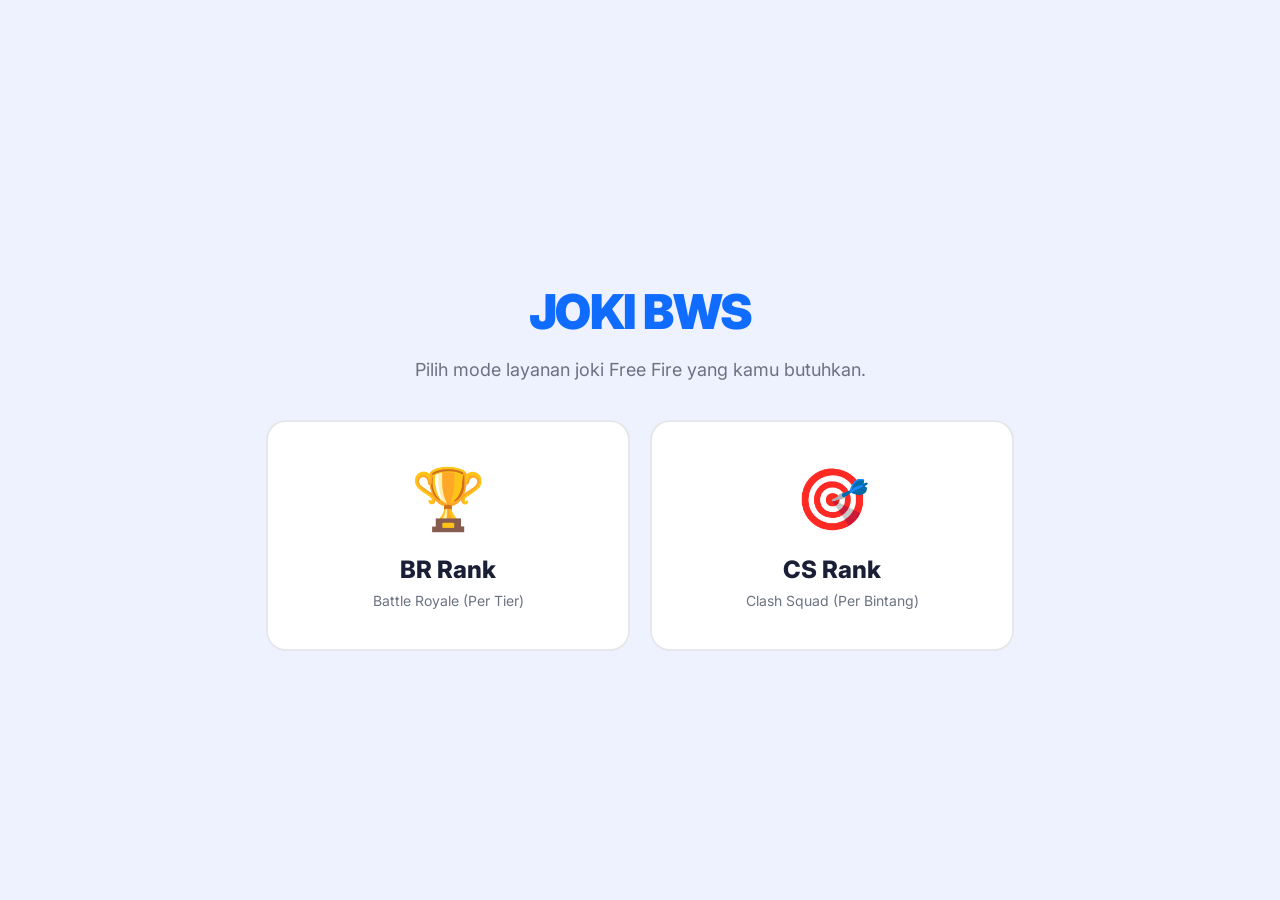
<file: index.html>
﻿<!DOCTYPE html>
<html lang="id">
<head>
<meta charset="UTF-8">
<meta name="viewport" content="width=device-width, initial-scale=1">
<title>JOKI BWS - Pilih Mode Joki</title>
<link href="https://fonts.googleapis.com/css2?family=Inter:wght@400;600;800;900&display=swap" rel="stylesheet">
<style>
    body { font-family: 'Inter', sans-serif; background: #eef2ff; margin: 0; display: flex; align-items: center; justify-content: center; height: 100vh; color: #1a1f36; }
    .container { text-align: center; max-width: 800px; padding: 20px; }
    h1 { font-size: 48px; font-weight: 900; margin-bottom: 10px; letter-spacing: -1.5px; color: #0f6cff; }
    p { color: #6b7280; font-size: 18px; margin-bottom: 40px; }
    .modes { display: flex; gap: 20px; justify-content: center; flex-wrap: wrap; }
    .mode-card { background: white; border: 2px solid #e5e7eb; border-radius: 20px; padding: 40px; width: 280px; cursor: pointer; transition: all 0.3s; text-decoration: none; color: inherit; display: flex; flex-direction: column; align-items: center; }
    .mode-card:hover { border-color: #0f6cff; transform: translateY(-5px); box-shadow: 0 15px 30px rgba(15,108,255,0.1); }
    .mode-icon { font-size: 60px; margin-bottom: 20px; }
    .mode-title { font-size: 24px; font-weight: 800; margin-bottom: 8px; }
    .mode-card:hover .mode-title { color: #0f6cff; }
    .mode-desc { font-size: 14px; color: #6b7280; }
</style>
</head>
<body>
<div class="container">
    <h1>JOKI BWS</h1>
    <p>Pilih mode layanan joki Free Fire yang kamu butuhkan.</p>
    <div class="modes">
        <a href="br.html" class="mode-card">
            <div class="mode-icon">🏆</div>
            <div class="mode-title">BR Rank</div>
            <div class="mode-desc">Battle Royale (Per Tier)</div>
        </a>
        <a href="cs.html" class="mode-card">
            <div class="mode-icon">🎯</div>
            <div class="mode-title">CS Rank</div>
            <div class="mode-desc">Clash Squad (Per Bintang)</div>
        </a>
    </div>
</div>
</body>
</html>
</file>
